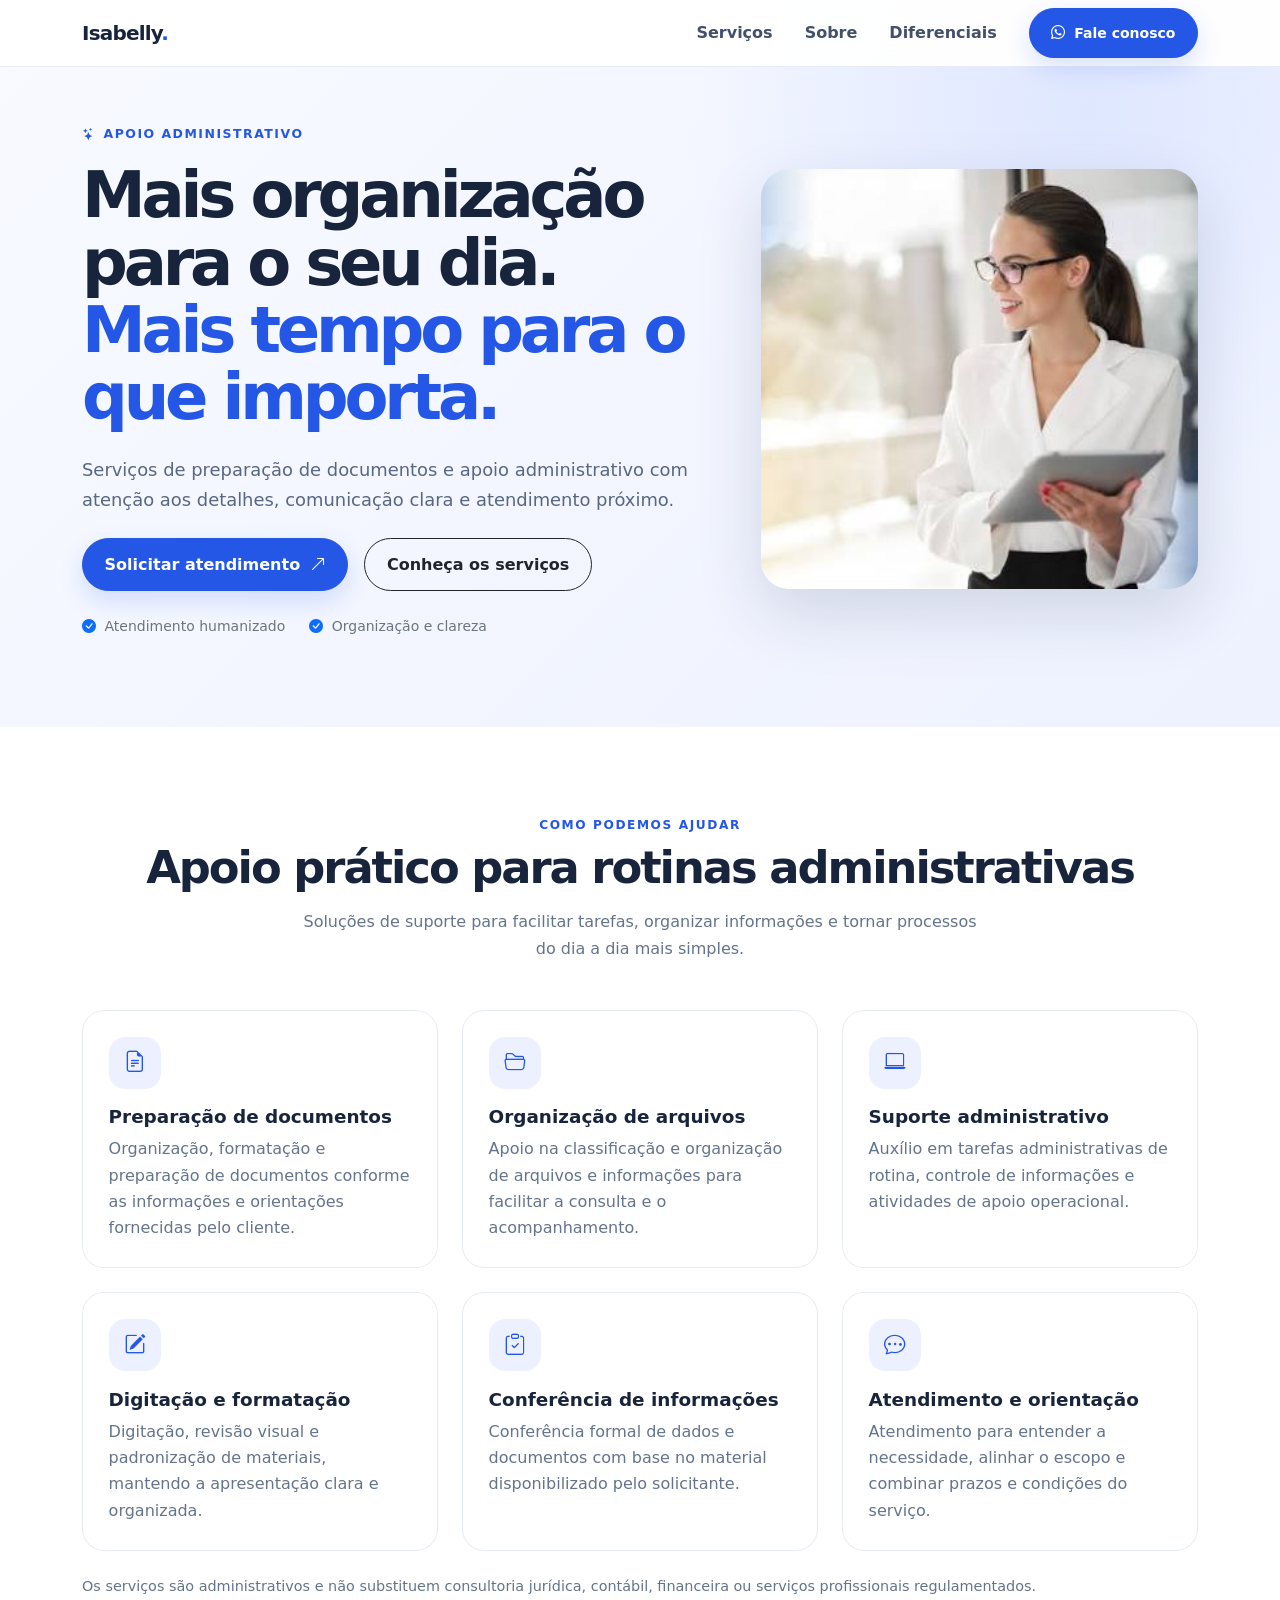
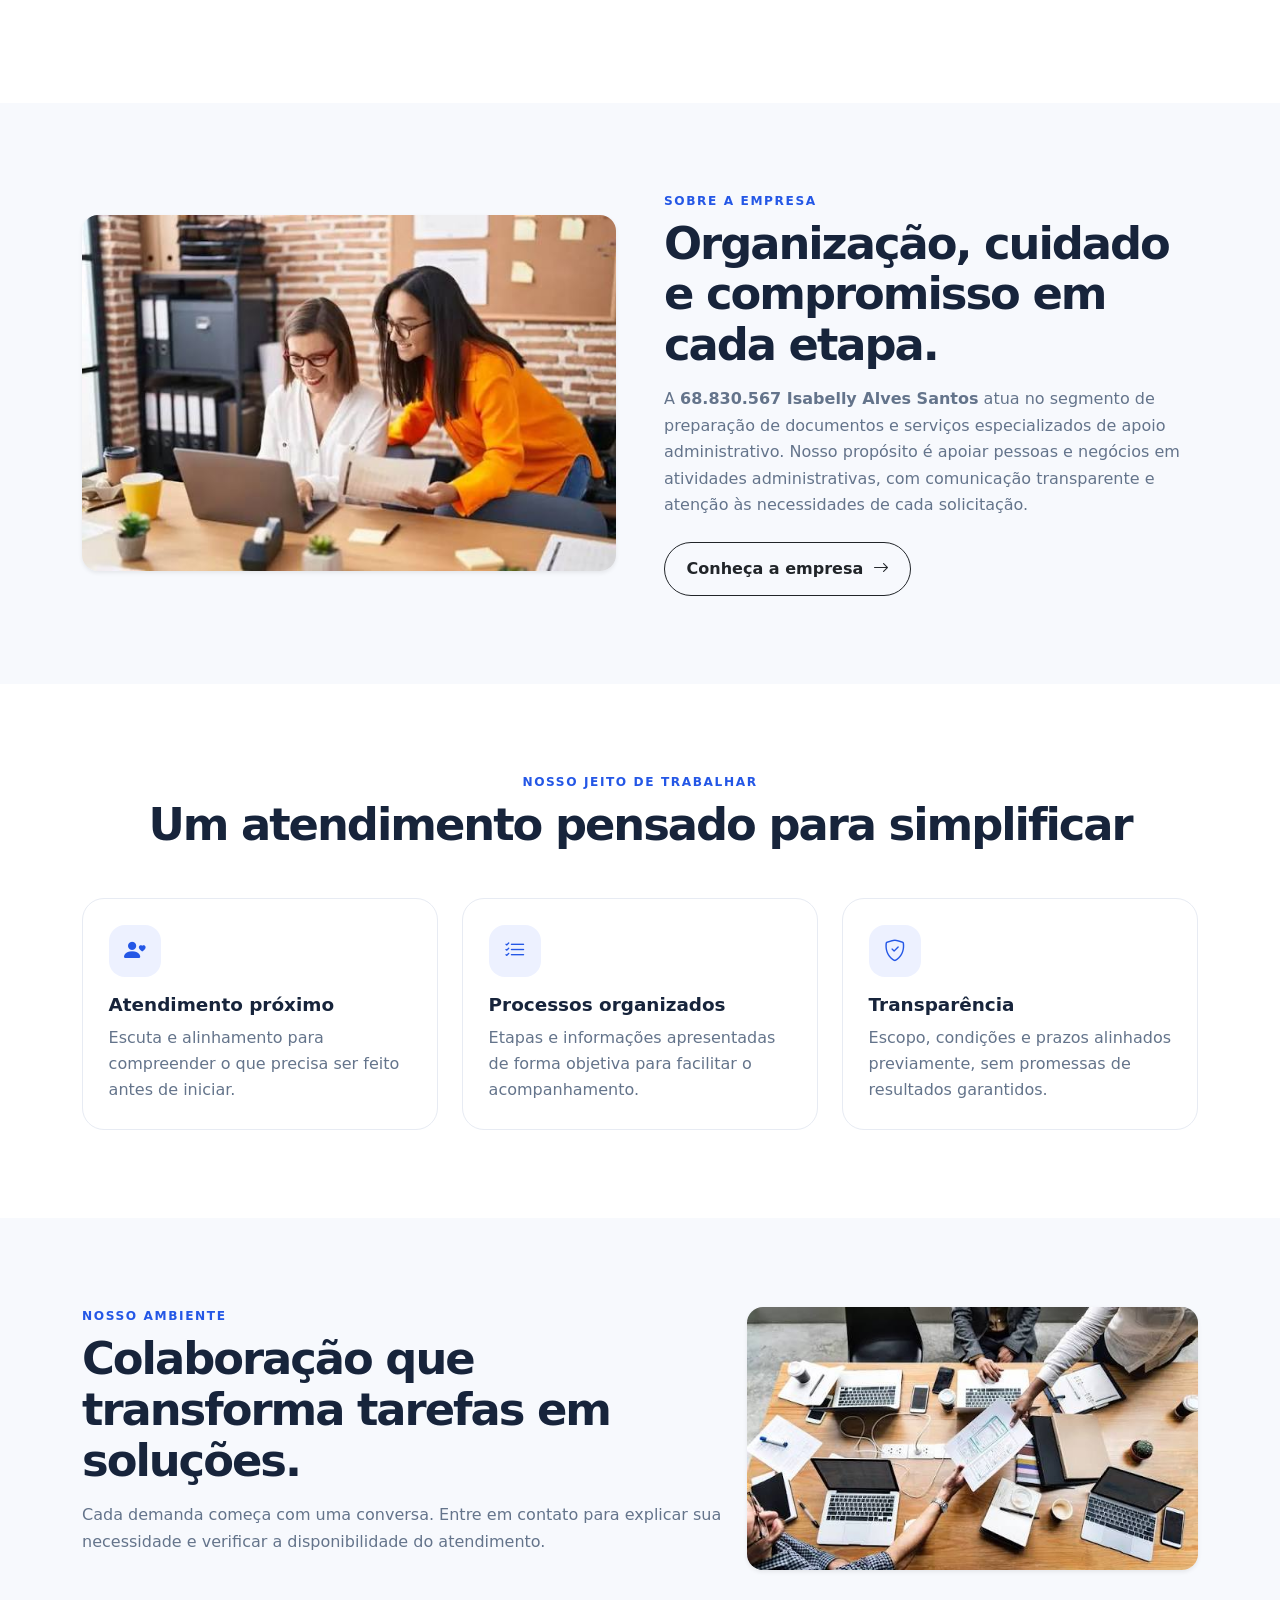
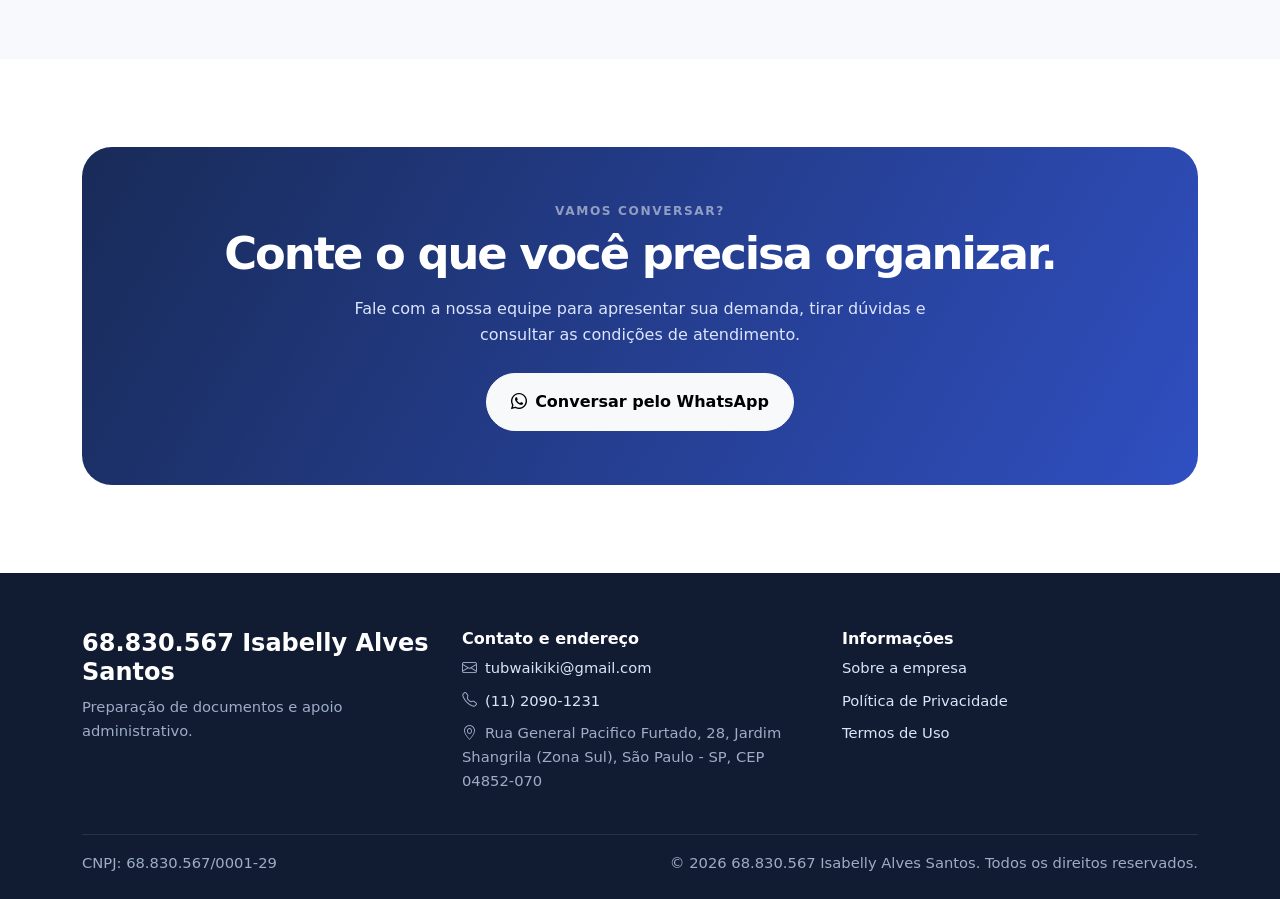
<file: index.html>
<!doctype html>
<html lang="pt-BR">
<head>
  <meta charset="utf-8"><meta name="viewport" content="width=device-width, initial-scale=1">
  <meta name="description" content="Apoio administrativo e preparação de documentos com organização, atenção aos detalhes e atendimento próximo em São Paulo.">
  <meta name="theme-color" content="#f8faff">
  <title>68.830.567 Isabelly Alves Santos | Apoio Administrativo</title>
  <link rel="preconnect" href="https://cdn.jsdelivr.net"><link rel="preconnect" href="https://fonts.googleapis.com">
  <link href="https://cdn.jsdelivr.net/npm/bootstrap@5.3.3/dist/css/bootstrap.min.css" rel="stylesheet">
  <link href="https://cdn.jsdelivr.net/npm/bootstrap-icons@1.11.3/font/bootstrap-icons.min.css" rel="stylesheet">
  <link href="styles.css" rel="stylesheet">
</head>
<body>
<nav class="navbar navbar-expand-lg fixed-top">
 <div class="container"><a class="navbar-brand" href="index.html">Isabelly<span class="brand-dot">.</span></a>
 <button class="navbar-toggler" type="button" data-bs-toggle="collapse" data-bs-target="#menu" aria-label="Abrir menu"><span class="navbar-toggler-icon"></span></button>
 <div class="collapse navbar-collapse" id="menu"><ul class="navbar-nav ms-auto align-items-lg-center gap-lg-3">
 <li class="nav-item"><a class="nav-link" href="#servicos">Serviços</a></li><li class="nav-item"><a class="nav-link" href="#sobre">Sobre</a></li><li class="nav-item"><a class="nav-link" href="#diferenciais">Diferenciais</a></li>
 <li class="nav-item"><a class="btn btn-primary btn-sm ms-lg-2" href="https://wa.me/551120901231" target="_blank" rel="noopener"><i class="bi bi-whatsapp me-1"></i> Fale conosco</a></li>
 </ul></div></div>
</nav>
<header class="hero"><div class="container"><div class="row align-items-center g-5">
 <div class="col-lg-7"><span class="eyebrow"><i class="bi bi-stars"></i> Apoio administrativo</span>
 <h1 class="mt-3 mb-4">Mais organização para o seu dia. <span style="color:#2457e6">Mais tempo para o que importa.</span></h1>
 <p class="lead mb-4">Serviços de preparação de documentos e apoio administrativo com atenção aos detalhes, comunicação clara e atendimento próximo.</p>
 <div class="d-flex flex-wrap gap-3"><a class="btn btn-primary" href="https://wa.me/551120901231" target="_blank" rel="noopener">Solicitar atendimento <i class="bi bi-arrow-up-right ms-1"></i></a><a class="btn btn-outline-dark" href="#servicos">Conheça os serviços</a></div>
 <div class="d-flex flex-wrap gap-4 mt-4 small text-secondary"><span><i class="bi bi-check-circle-fill text-primary me-1"></i> Atendimento humanizado</span><span><i class="bi bi-check-circle-fill text-primary me-1"></i> Organização e clareza</span></div></div>
 <div class="col-lg-5"><img class="hero-photo" src="assets/atendimento.jpg" alt="Profissional em ambiente corporativo utilizando tablet"></div>
</div></div></header>
<main>
<section class="section" id="servicos"><div class="container">
 <div class="text-center mx-auto mb-5"><div class="section-kicker">Como podemos ajudar</div><h2 class="section-title mt-2">Apoio prático para rotinas administrativas</h2><p class="section-copy mx-auto mt-3">Soluções de suporte para facilitar tarefas, organizar informações e tornar processos do dia a dia mais simples.</p></div>
 <div class="row g-4">
  <div class="col-md-6 col-lg-4"><article class="service-card"><div class="icon-wrap"><i class="bi bi-file-earmark-text"></i></div><h3>Preparação de documentos</h3><p>Organização, formatação e preparação de documentos conforme as informações e orientações fornecidas pelo cliente.</p></article></div>
  <div class="col-md-6 col-lg-4"><article class="service-card"><div class="icon-wrap"><i class="bi bi-folder2-open"></i></div><h3>Organização de arquivos</h3><p>Apoio na classificação e organização de arquivos e informações para facilitar a consulta e o acompanhamento.</p></article></div>
  <div class="col-md-6 col-lg-4"><article class="service-card"><div class="icon-wrap"><i class="bi bi-laptop"></i></div><h3>Suporte administrativo</h3><p>Auxílio em tarefas administrativas de rotina, controle de informações e atividades de apoio operacional.</p></article></div>
  <div class="col-md-6 col-lg-4"><article class="service-card"><div class="icon-wrap"><i class="bi bi-pencil-square"></i></div><h3>Digitação e formatação</h3><p>Digitação, revisão visual e padronização de materiais, mantendo a apresentação clara e organizada.</p></article></div>
  <div class="col-md-6 col-lg-4"><article class="service-card"><div class="icon-wrap"><i class="bi bi-clipboard-check"></i></div><h3>Conferência de informações</h3><p>Conferência formal de dados e documentos com base no material disponibilizado pelo solicitante.</p></article></div>
  <div class="col-md-6 col-lg-4"><article class="service-card"><div class="icon-wrap"><i class="bi bi-chat-dots"></i></div><h3>Atendimento e orientação</h3><p>Atendimento para entender a necessidade, alinhar o escopo e combinar prazos e condições do serviço.</p></article></div>
 </div><p class="small-note mt-4">Os serviços são administrativos e não substituem consultoria jurídica, contábil, financeira ou serviços profissionais regulamentados.</p>
</div></section>
<section class="section section-soft" id="sobre"><div class="container"><div class="row align-items-center g-5">
 <div class="col-lg-6"><img src="assets/colaboracao.jpg" alt="Duas profissionais colaborando em tarefas administrativas" class="w-100 rounded-4 shadow-sm" style="max-height:440px;object-fit:cover"></div>
 <div class="col-lg-6"><div class="section-kicker">Sobre a empresa</div><h2 class="section-title mt-2">Organização, cuidado e compromisso em cada etapa.</h2>
 <p class="section-copy mt-3">A <strong>68.830.567 Isabelly Alves Santos</strong> atua no segmento de preparação de documentos e serviços especializados de apoio administrativo. Nosso propósito é apoiar pessoas e negócios em atividades administrativas, com comunicação transparente e atenção às necessidades de cada solicitação.</p>
 <a href="sobre.html" class="btn btn-outline-dark mt-2">Conheça a empresa <i class="bi bi-arrow-right ms-1"></i></a></div>
</div></div></section>
<section class="section" id="diferenciais"><div class="container">
 <div class="text-center mb-5"><div class="section-kicker">Nosso jeito de trabalhar</div><h2 class="section-title mt-2">Um atendimento pensado para simplificar</h2></div>
 <div class="row g-4"><div class="col-md-4"><div class="feature-card"><div class="icon-wrap"><i class="bi bi-person-heart"></i></div><h3>Atendimento próximo</h3><p>Escuta e alinhamento para compreender o que precisa ser feito antes de iniciar.</p></div></div>
 <div class="col-md-4"><div class="feature-card"><div class="icon-wrap"><i class="bi bi-list-check"></i></div><h3>Processos organizados</h3><p>Etapas e informações apresentadas de forma objetiva para facilitar o acompanhamento.</p></div></div>
 <div class="col-md-4"><div class="feature-card"><div class="icon-wrap"><i class="bi bi-shield-check"></i></div><h3>Transparência</h3><p>Escopo, condições e prazos alinhados previamente, sem promessas de resultados garantidos.</p></div></div></div>
</div></section>
<section class="section section-soft"><div class="container"><div class="row g-4 align-items-center"><div class="col-lg-7"><div class="section-kicker">Nosso ambiente</div><h2 class="section-title mt-2">Colaboração que transforma tarefas em soluções.</h2><p class="section-copy mt-3">Cada demanda começa com uma conversa. Entre em contato para explicar sua necessidade e verificar a disponibilidade do atendimento.</p></div><div class="col-lg-5"><img src="assets/equipe.jpg" alt="Mesa de trabalho com documentos e equipamentos utilizados em uma reunião" class="w-100 rounded-4 shadow-sm" style="max-height:300px;object-fit:cover"></div></div></div></section>
<section class="section"><div class="container"><div class="cta text-center"><div class="section-kicker text-white-50">Vamos conversar?</div><h2 class="section-title text-white mt-2">Conte o que você precisa organizar.</h2><p class="mx-auto mt-3 mb-4" style="max-width:600px">Fale com a nossa equipe para apresentar sua demanda, tirar dúvidas e consultar as condições de atendimento.</p><a href="https://wa.me/551120901231" target="_blank" rel="noopener" class="btn btn-light rounded-pill fw-bold px-4 py-3"><i class="bi bi-whatsapp me-2"></i>Conversar pelo WhatsApp</a></div></div></section>
</main>
<footer><div class="container"><div class="row g-4">
 <div class="col-lg-4"><h4 class="text-white fw-bold">68.830.567 Isabelly Alves Santos</h4><p class="footer-muted">Preparação de documentos e apoio administrativo.</p></div>
 <div class="col-md-6 col-lg-4"><h6 class="text-white fw-bold">Contato e endereço</h6><p class="footer-muted mb-2"><i class="bi bi-envelope me-2"></i><a href="mailto:tubwaikiki@gmail.com">tubwaikiki@gmail.com</a></p><p class="footer-muted mb-2"><i class="bi bi-telephone me-2"></i><a href="tel:+551120901231">(11) 2090-1231</a></p><p class="footer-muted"><i class="bi bi-geo-alt me-2"></i>Rua General Pacifico Furtado, 28, Jardim Shangrila (Zona Sul), São Paulo - SP, CEP 04852-070</p></div>
 <div class="col-md-6 col-lg-4"><h6 class="text-white fw-bold">Informações</h6><p class="footer-muted mb-2"><a href="sobre.html">Sobre a empresa</a></p><p class="footer-muted mb-2"><a href="politica-privacidade.html">Política de Privacidade</a></p><p class="footer-muted mb-2"><a href="termos-de-uso.html">Termos de Uso</a></p></div>
 </div><hr class="border-secondary mt-4"><div class="d-flex flex-column flex-md-row justify-content-between gap-2 footer-muted"><span>CNPJ: 68.830.567/0001-29</span><span>© 2026 68.830.567 Isabelly Alves Santos. Todos os direitos reservados.</span></div></div></footer>
<script src="https://cdn.jsdelivr.net/npm/bootstrap@5.3.3/dist/js/bootstrap.bundle.min.js"></script>
</body></html>
</file>
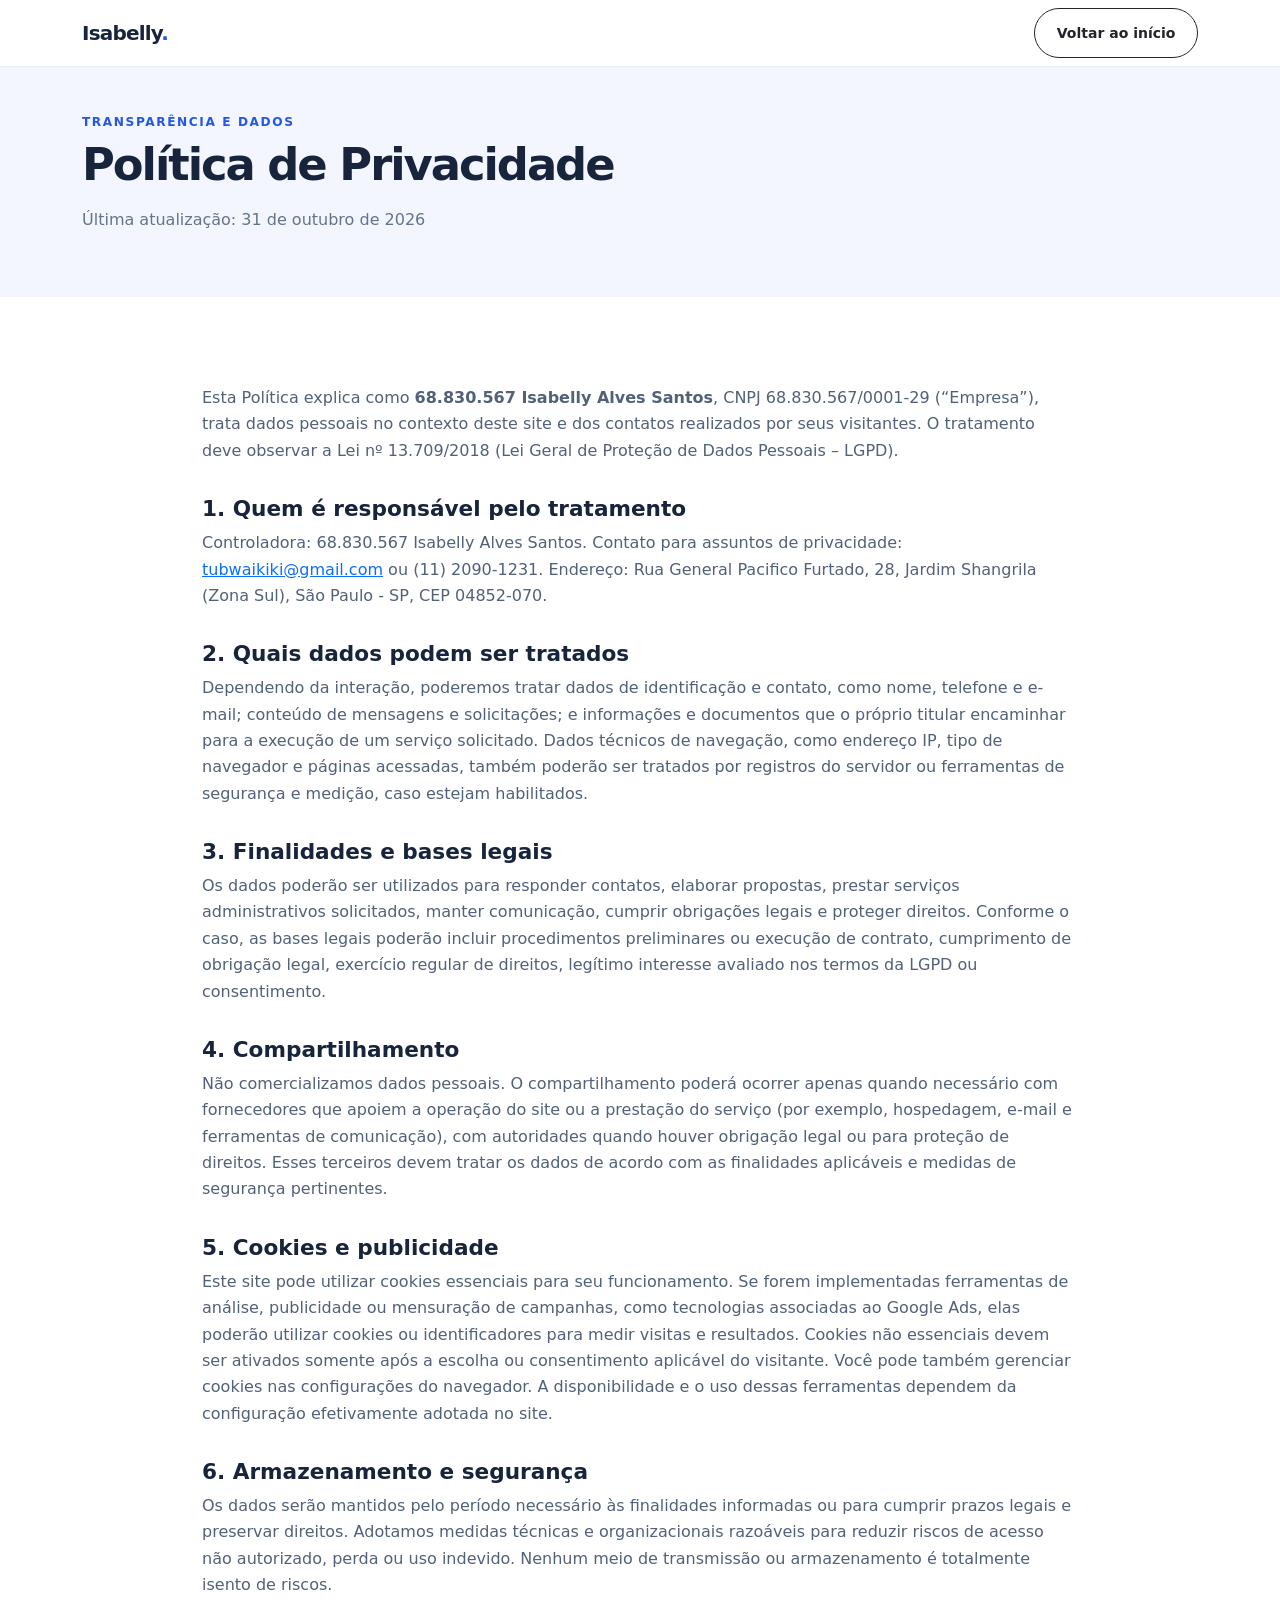
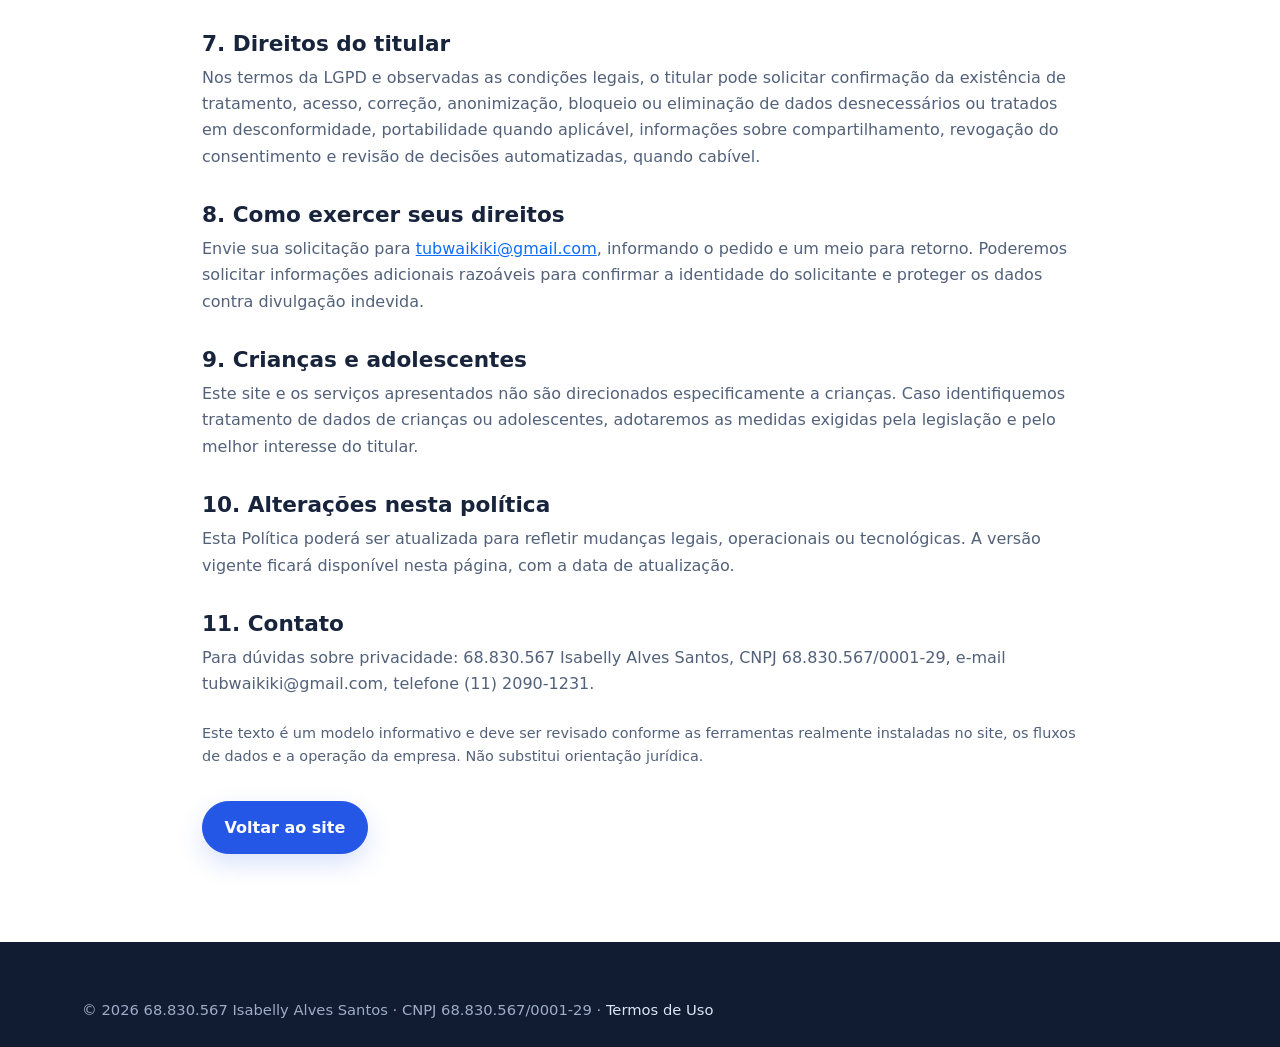
<file: politica-privacidade.html>
<!doctype html><html lang="pt-BR"><head><meta charset="utf-8"><meta name="viewport" content="width=device-width, initial-scale=1"><meta name="description" content="Política de Privacidade da 68.830.567 Isabelly Alves Santos."><title>Política de Privacidade | Isabelly</title><link href="https://cdn.jsdelivr.net/npm/bootstrap@5.3.3/dist/css/bootstrap.min.css" rel="stylesheet"><link href="styles.css" rel="stylesheet"></head><body>
<nav class="navbar navbar-expand-lg fixed-top"><div class="container"><a class="navbar-brand" href="index.html">Isabelly<span class="brand-dot">.</span></a><a class="btn btn-outline-dark btn-sm" href="index.html">Voltar ao início</a></div></nav>
<header class="legal-hero"><div class="container"><div class="section-kicker">Transparência e dados</div><h1 class="section-title mt-2">Política de Privacidade</h1><p class="section-copy mt-3">Última atualização: 31 de outubro de 2026</p></div></header>
<main class="section"><div class="container legal-content">
<p>Esta Política explica como <strong>68.830.567 Isabelly Alves Santos</strong>, CNPJ 68.830.567/0001-29 (“Empresa”), trata dados pessoais no contexto deste site e dos contatos realizados por seus visitantes. O tratamento deve observar a Lei nº 13.709/2018 (Lei Geral de Proteção de Dados Pessoais – LGPD).</p>
<h2>1. Quem é responsável pelo tratamento</h2><p>Controladora: 68.830.567 Isabelly Alves Santos. Contato para assuntos de privacidade: <a href="mailto:tubwaikiki@gmail.com">tubwaikiki@gmail.com</a> ou (11) 2090-1231. Endereço: Rua General Pacifico Furtado, 28, Jardim Shangrila (Zona Sul), São Paulo - SP, CEP 04852-070.</p>
<h2>2. Quais dados podem ser tratados</h2><p>Dependendo da interação, poderemos tratar dados de identificação e contato, como nome, telefone e e-mail; conteúdo de mensagens e solicitações; e informações e documentos que o próprio titular encaminhar para a execução de um serviço solicitado. Dados técnicos de navegação, como endereço IP, tipo de navegador e páginas acessadas, também poderão ser tratados por registros do servidor ou ferramentas de segurança e medição, caso estejam habilitados.</p>
<h2>3. Finalidades e bases legais</h2><p>Os dados poderão ser utilizados para responder contatos, elaborar propostas, prestar serviços administrativos solicitados, manter comunicação, cumprir obrigações legais e proteger direitos. Conforme o caso, as bases legais poderão incluir procedimentos preliminares ou execução de contrato, cumprimento de obrigação legal, exercício regular de direitos, legítimo interesse avaliado nos termos da LGPD ou consentimento.</p>
<h2>4. Compartilhamento</h2><p>Não comercializamos dados pessoais. O compartilhamento poderá ocorrer apenas quando necessário com fornecedores que apoiem a operação do site ou a prestação do serviço (por exemplo, hospedagem, e-mail e ferramentas de comunicação), com autoridades quando houver obrigação legal ou para proteção de direitos. Esses terceiros devem tratar os dados de acordo com as finalidades aplicáveis e medidas de segurança pertinentes.</p>
<h2>5. Cookies e publicidade</h2><p>Este site pode utilizar cookies essenciais para seu funcionamento. Se forem implementadas ferramentas de análise, publicidade ou mensuração de campanhas, como tecnologias associadas ao Google Ads, elas poderão utilizar cookies ou identificadores para medir visitas e resultados. Cookies não essenciais devem ser ativados somente após a escolha ou consentimento aplicável do visitante. Você pode também gerenciar cookies nas configurações do navegador. A disponibilidade e o uso dessas ferramentas dependem da configuração efetivamente adotada no site.</p>
<h2>6. Armazenamento e segurança</h2><p>Os dados serão mantidos pelo período necessário às finalidades informadas ou para cumprir prazos legais e preservar direitos. Adotamos medidas técnicas e organizacionais razoáveis para reduzir riscos de acesso não autorizado, perda ou uso indevido. Nenhum meio de transmissão ou armazenamento é totalmente isento de riscos.</p>
<h2>7. Direitos do titular</h2><p>Nos termos da LGPD e observadas as condições legais, o titular pode solicitar confirmação da existência de tratamento, acesso, correção, anonimização, bloqueio ou eliminação de dados desnecessários ou tratados em desconformidade, portabilidade quando aplicável, informações sobre compartilhamento, revogação do consentimento e revisão de decisões automatizadas, quando cabível.</p>
<h2>8. Como exercer seus direitos</h2><p>Envie sua solicitação para <a href="mailto:tubwaikiki@gmail.com">tubwaikiki@gmail.com</a>, informando o pedido e um meio para retorno. Poderemos solicitar informações adicionais razoáveis para confirmar a identidade do solicitante e proteger os dados contra divulgação indevida.</p>
<h2>9. Crianças e adolescentes</h2><p>Este site e os serviços apresentados não são direcionados especificamente a crianças. Caso identifiquemos tratamento de dados de crianças ou adolescentes, adotaremos as medidas exigidas pela legislação e pelo melhor interesse do titular.</p>
<h2>10. Alterações nesta política</h2><p>Esta Política poderá ser atualizada para refletir mudanças legais, operacionais ou tecnológicas. A versão vigente ficará disponível nesta página, com a data de atualização.</p>
<h2>11. Contato</h2><p>Para dúvidas sobre privacidade: 68.830.567 Isabelly Alves Santos, CNPJ 68.830.567/0001-29, e-mail tubwaikiki@gmail.com, telefone (11) 2090-1231.</p>
<p class="small-note mt-4">Este texto é um modelo informativo e deve ser revisado conforme as ferramentas realmente instaladas no site, os fluxos de dados e a operação da empresa. Não substitui orientação jurídica.</p>
<a class="btn btn-primary mt-3" href="index.html">Voltar ao site</a></div></main>
<footer><div class="container footer-muted">© 2026 68.830.567 Isabelly Alves Santos · CNPJ 68.830.567/0001-29 · <a href="termos-de-uso.html">Termos de Uso</a></div></footer></body></html>
</file>
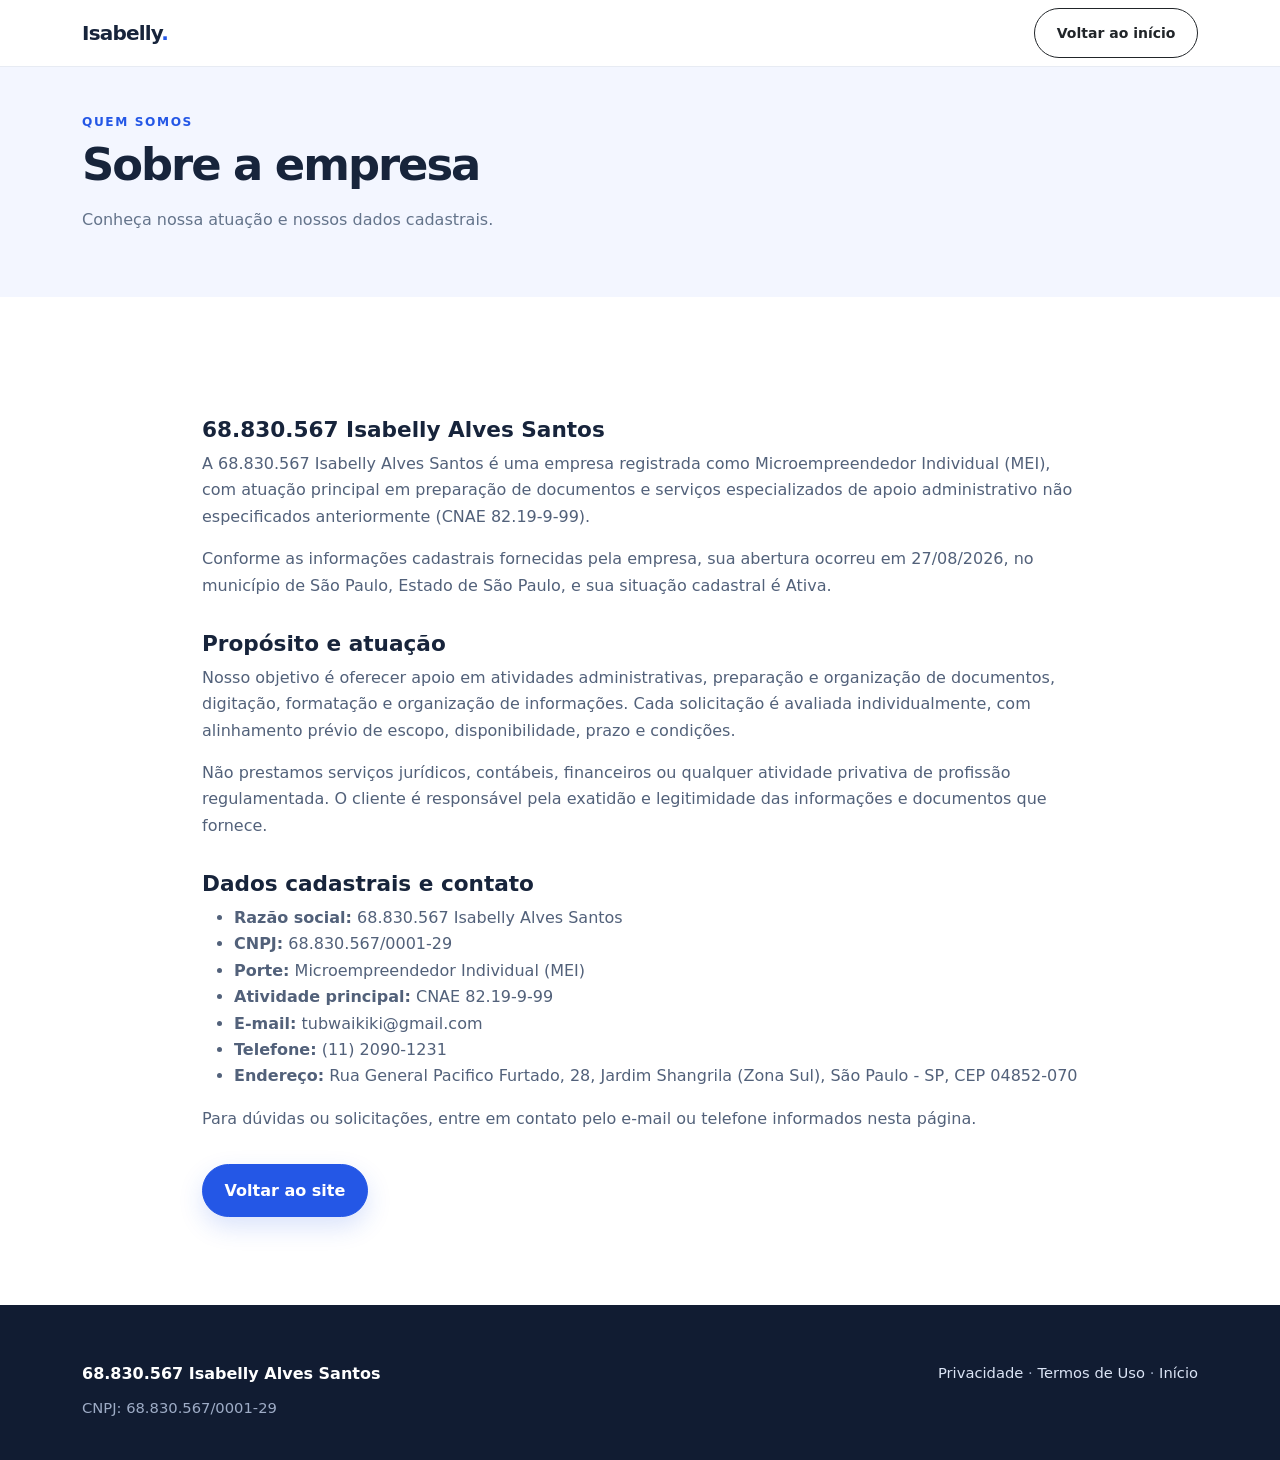
<file: sobre.html>
<!doctype html><html lang="pt-BR"><head><meta charset="utf-8"><meta name="viewport" content="width=device-width, initial-scale=1"><meta name="description" content="Conheça a 68.830.567 Isabelly Alves Santos, empresa de preparação de documentos e apoio administrativo."><title>Sobre | 68.830.567 Isabelly Alves Santos</title><link href="https://cdn.jsdelivr.net/npm/bootstrap@5.3.3/dist/css/bootstrap.min.css" rel="stylesheet"><link href="https://cdn.jsdelivr.net/npm/bootstrap-icons@1.11.3/font/bootstrap-icons.min.css" rel="stylesheet"><link href="styles.css" rel="stylesheet"></head><body>
<nav class="navbar navbar-expand-lg fixed-top"><div class="container"><a class="navbar-brand" href="index.html">Isabelly<span class="brand-dot">.</span></a><a class="btn btn-outline-dark btn-sm" href="index.html">Voltar ao início</a></div></nav>
<header class="legal-hero"><div class="container"><div class="section-kicker">Quem somos</div><h1 class="section-title mt-2">Sobre a empresa</h1><p class="section-copy mt-3">Conheça nossa atuação e nossos dados cadastrais.</p></div></header>
<main class="section"><div class="container legal-content"><h2>68.830.567 Isabelly Alves Santos</h2><p>A 68.830.567 Isabelly Alves Santos é uma empresa registrada como Microempreendedor Individual (MEI), com atuação principal em preparação de documentos e serviços especializados de apoio administrativo não especificados anteriormente (CNAE 82.19-9-99).</p><p>Conforme as informações cadastrais fornecidas pela empresa, sua abertura ocorreu em 27/08/2026, no município de São Paulo, Estado de São Paulo, e sua situação cadastral é Ativa.</p><h2>Propósito e atuação</h2><p>Nosso objetivo é oferecer apoio em atividades administrativas, preparação e organização de documentos, digitação, formatação e organização de informações. Cada solicitação é avaliada individualmente, com alinhamento prévio de escopo, disponibilidade, prazo e condições.</p><p>Não prestamos serviços jurídicos, contábeis, financeiros ou qualquer atividade privativa de profissão regulamentada. O cliente é responsável pela exatidão e legitimidade das informações e documentos que fornece.</p><h2>Dados cadastrais e contato</h2><ul><li><strong>Razão social:</strong> 68.830.567 Isabelly Alves Santos</li><li><strong>CNPJ:</strong> 68.830.567/0001-29</li><li><strong>Porte:</strong> Microempreendedor Individual (MEI)</li><li><strong>Atividade principal:</strong> CNAE 82.19-9-99</li><li><strong>E-mail:</strong> tubwaikiki@gmail.com</li><li><strong>Telefone:</strong> (11) 2090-1231</li><li><strong>Endereço:</strong> Rua General Pacifico Furtado, 28, Jardim Shangrila (Zona Sul), São Paulo - SP, CEP 04852-070</li></ul><p>Para dúvidas ou solicitações, entre em contato pelo e-mail ou telefone informados nesta página.</p><a class="btn btn-primary mt-3" href="index.html">Voltar ao site</a></div></main>
<footer><div class="container"><div class="row"><div class="col-md-6"><strong class="text-white">68.830.567 Isabelly Alves Santos</strong><p class="footer-muted mt-2">CNPJ: 68.830.567/0001-29</p></div><div class="col-md-6 text-md-end footer-muted"><a href="politica-privacidade.html">Privacidade</a> · <a href="termos-de-uso.html">Termos de Uso</a> · <a href="index.html">Início</a></div></div></div></footer></body></html>
</file>
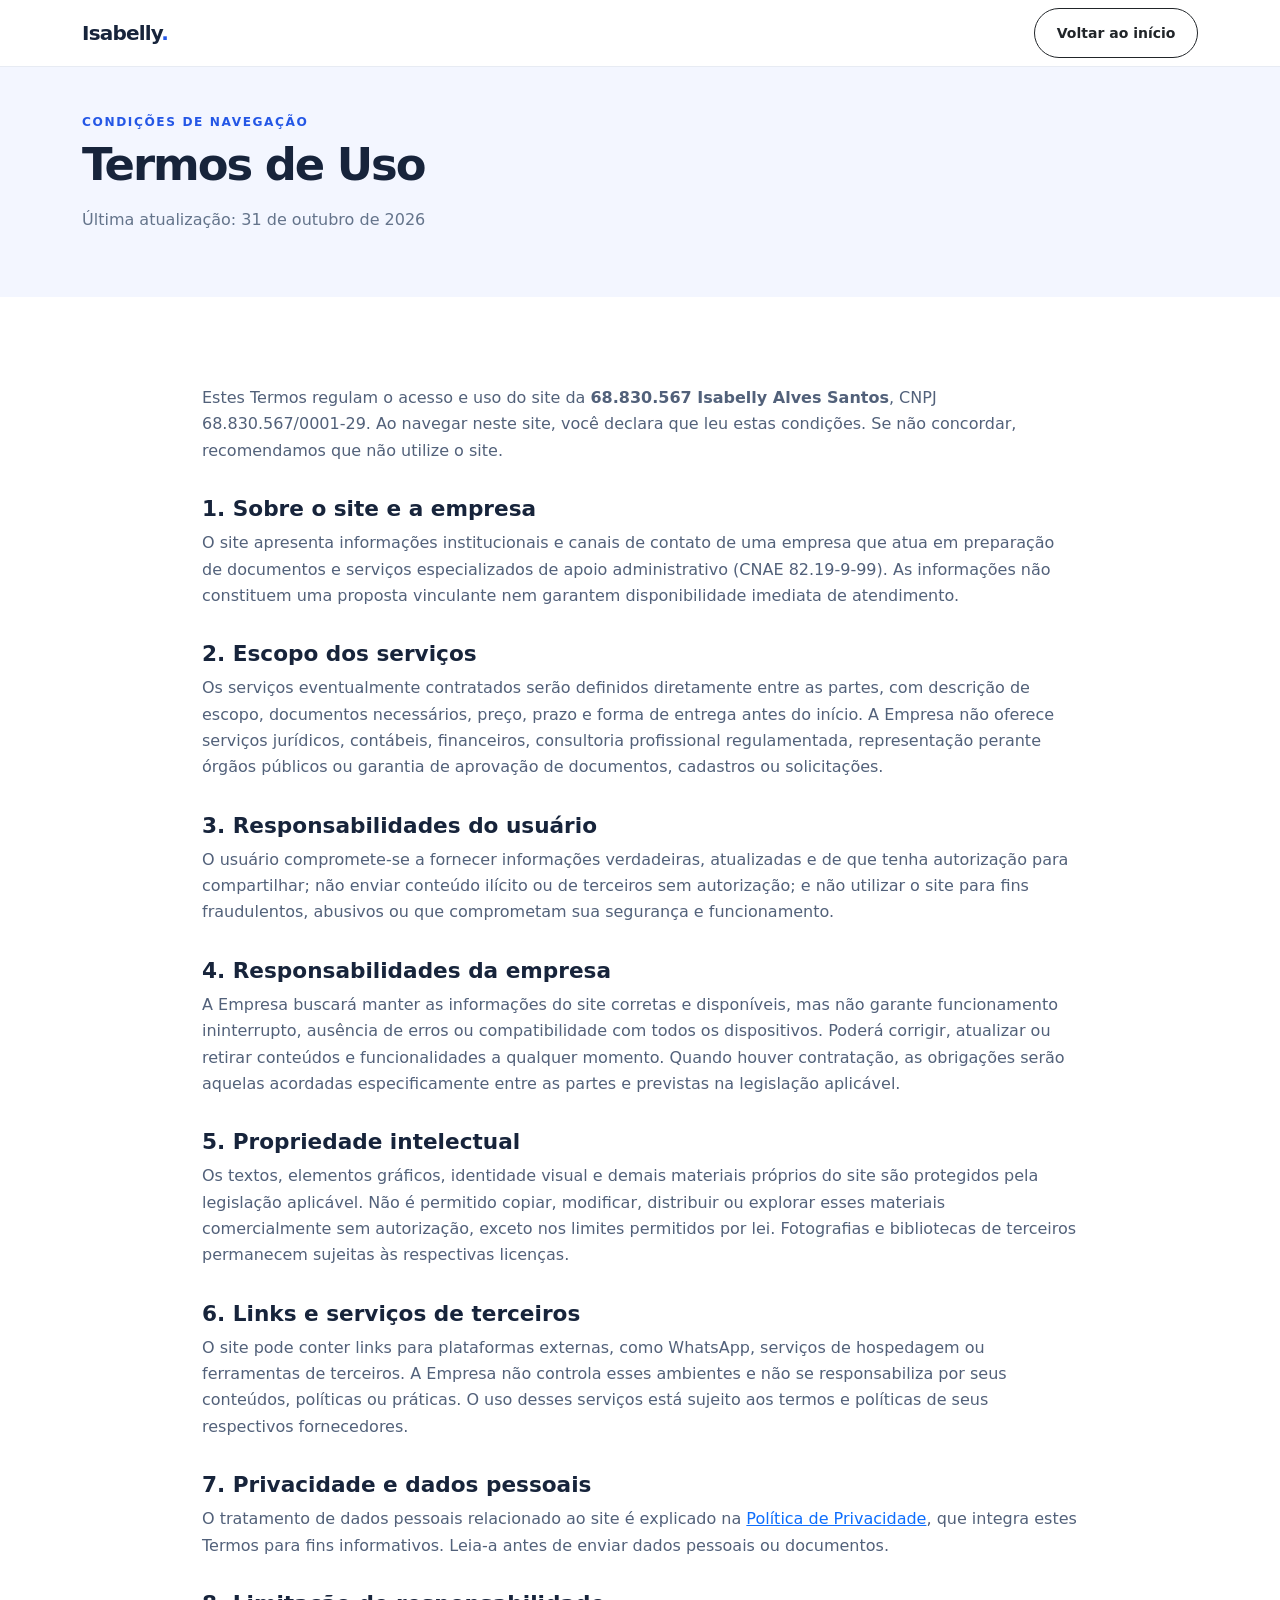
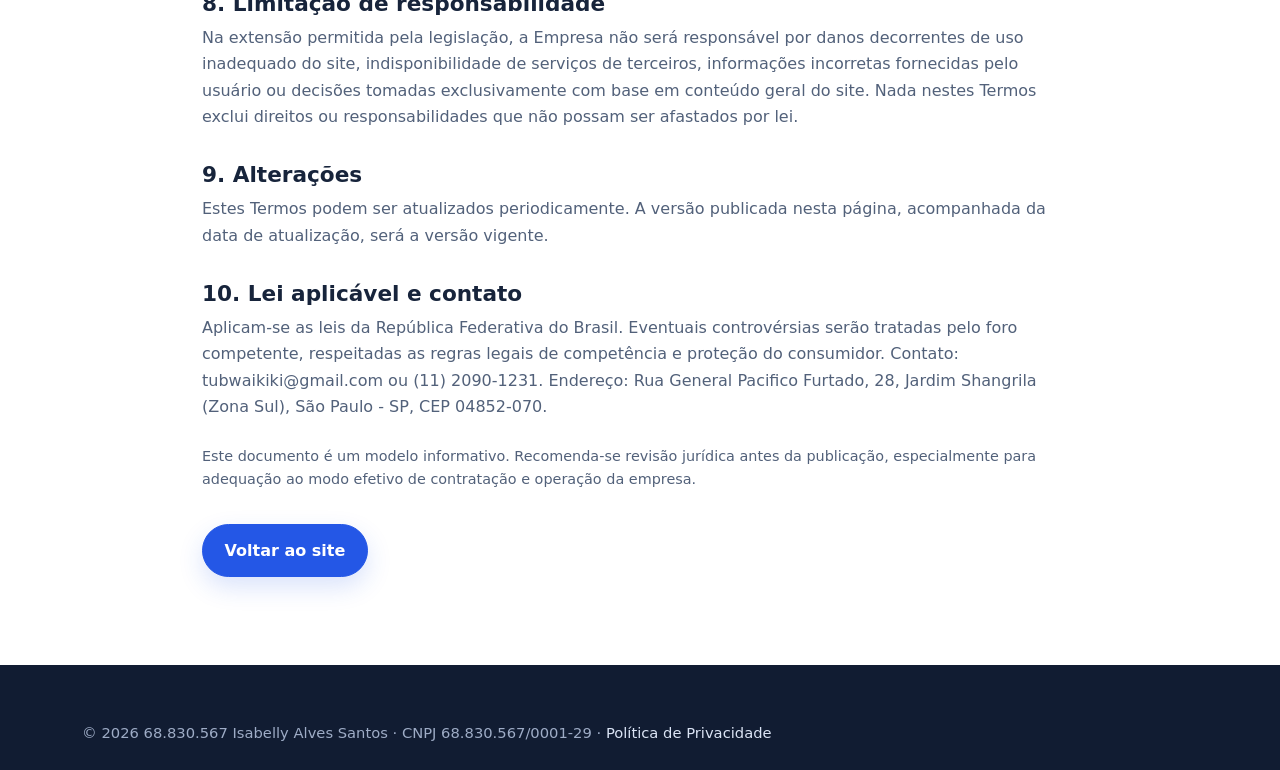
<file: termos-de-uso.html>
<!doctype html><html lang="pt-BR"><head><meta charset="utf-8"><meta name="viewport" content="width=device-width, initial-scale=1"><meta name="description" content="Termos de Uso do site da 68.830.567 Isabelly Alves Santos."><title>Termos de Uso | Isabelly</title><link href="https://cdn.jsdelivr.net/npm/bootstrap@5.3.3/dist/css/bootstrap.min.css" rel="stylesheet"><link href="styles.css" rel="stylesheet"></head><body>
<nav class="navbar navbar-expand-lg fixed-top"><div class="container"><a class="navbar-brand" href="index.html">Isabelly<span class="brand-dot">.</span></a><a class="btn btn-outline-dark btn-sm" href="index.html">Voltar ao início</a></div></nav>
<header class="legal-hero"><div class="container"><div class="section-kicker">Condições de navegação</div><h1 class="section-title mt-2">Termos de Uso</h1><p class="section-copy mt-3">Última atualização: 31 de outubro de 2026</p></div></header>
<main class="section"><div class="container legal-content">
<p>Estes Termos regulam o acesso e uso do site da <strong>68.830.567 Isabelly Alves Santos</strong>, CNPJ 68.830.567/0001-29. Ao navegar neste site, você declara que leu estas condições. Se não concordar, recomendamos que não utilize o site.</p>
<h2>1. Sobre o site e a empresa</h2><p>O site apresenta informações institucionais e canais de contato de uma empresa que atua em preparação de documentos e serviços especializados de apoio administrativo (CNAE 82.19-9-99). As informações não constituem uma proposta vinculante nem garantem disponibilidade imediata de atendimento.</p>
<h2>2. Escopo dos serviços</h2><p>Os serviços eventualmente contratados serão definidos diretamente entre as partes, com descrição de escopo, documentos necessários, preço, prazo e forma de entrega antes do início. A Empresa não oferece serviços jurídicos, contábeis, financeiros, consultoria profissional regulamentada, representação perante órgãos públicos ou garantia de aprovação de documentos, cadastros ou solicitações.</p>
<h2>3. Responsabilidades do usuário</h2><p>O usuário compromete-se a fornecer informações verdadeiras, atualizadas e de que tenha autorização para compartilhar; não enviar conteúdo ilícito ou de terceiros sem autorização; e não utilizar o site para fins fraudulentos, abusivos ou que comprometam sua segurança e funcionamento.</p>
<h2>4. Responsabilidades da empresa</h2><p>A Empresa buscará manter as informações do site corretas e disponíveis, mas não garante funcionamento ininterrupto, ausência de erros ou compatibilidade com todos os dispositivos. Poderá corrigir, atualizar ou retirar conteúdos e funcionalidades a qualquer momento. Quando houver contratação, as obrigações serão aquelas acordadas especificamente entre as partes e previstas na legislação aplicável.</p>
<h2>5. Propriedade intelectual</h2><p>Os textos, elementos gráficos, identidade visual e demais materiais próprios do site são protegidos pela legislação aplicável. Não é permitido copiar, modificar, distribuir ou explorar esses materiais comercialmente sem autorização, exceto nos limites permitidos por lei. Fotografias e bibliotecas de terceiros permanecem sujeitas às respectivas licenças.</p>
<h2>6. Links e serviços de terceiros</h2><p>O site pode conter links para plataformas externas, como WhatsApp, serviços de hospedagem ou ferramentas de terceiros. A Empresa não controla esses ambientes e não se responsabiliza por seus conteúdos, políticas ou práticas. O uso desses serviços está sujeito aos termos e políticas de seus respectivos fornecedores.</p>
<h2>7. Privacidade e dados pessoais</h2><p>O tratamento de dados pessoais relacionado ao site é explicado na <a href="politica-privacidade.html">Política de Privacidade</a>, que integra estes Termos para fins informativos. Leia-a antes de enviar dados pessoais ou documentos.</p>
<h2>8. Limitação de responsabilidade</h2><p>Na extensão permitida pela legislação, a Empresa não será responsável por danos decorrentes de uso inadequado do site, indisponibilidade de serviços de terceiros, informações incorretas fornecidas pelo usuário ou decisões tomadas exclusivamente com base em conteúdo geral do site. Nada nestes Termos exclui direitos ou responsabilidades que não possam ser afastados por lei.</p>
<h2>9. Alterações</h2><p>Estes Termos podem ser atualizados periodicamente. A versão publicada nesta página, acompanhada da data de atualização, será a versão vigente.</p>
<h2>10. Lei aplicável e contato</h2><p>Aplicam-se as leis da República Federativa do Brasil. Eventuais controvérsias serão tratadas pelo foro competente, respeitadas as regras legais de competência e proteção do consumidor. Contato: tubwaikiki@gmail.com ou (11) 2090-1231. Endereço: Rua General Pacifico Furtado, 28, Jardim Shangrila (Zona Sul), São Paulo - SP, CEP 04852-070.</p>
<p class="small-note mt-4">Este documento é um modelo informativo. Recomenda-se revisão jurídica antes da publicação, especialmente para adequação ao modo efetivo de contratação e operação da empresa.</p>
<a class="btn btn-primary mt-3" href="index.html">Voltar ao site</a></div></main>
<footer><div class="container footer-muted">© 2026 68.830.567 Isabelly Alves Santos · CNPJ 68.830.567/0001-29 · <a href="politica-privacidade.html">Política de Privacidade</a></div></footer></body></html>
</file>
<file: styles.css>
:root{--ink:#17243b;--muted:#64748b;--brand:#2457e6;--brand2:#6b5cff;--pale:#f3f6ff;--line:#e7ebf3}
*{scroll-behavior:smooth}
body{font-family:Inter,system-ui,-apple-system,"Segoe UI",sans-serif;color:var(--ink);line-height:1.65}
.navbar{background:rgba(255,255,255,.94);backdrop-filter:blur(14px);border-bottom:1px solid var(--line)}
.navbar-brand{font-weight:800;letter-spacing:-.04em;color:var(--ink)}
.brand-dot{color:var(--brand)}
.nav-link{font-weight:600;color:#42506a}
.nav-link:hover,.nav-link.active{color:var(--brand)}
.hero{padding:7.5rem 0 5.5rem;background:radial-gradient(circle at 85% 15%,#dfe7ff 0,transparent 32%),linear-gradient(135deg,#f8faff,#eef2ff)}
.eyebrow{display:inline-flex;gap:.5rem;align-items:center;color:var(--brand);font-size:.78rem;font-weight:800;letter-spacing:.12em;text-transform:uppercase}
.hero h1{font-size:clamp(2.55rem,5vw,4.65rem);font-weight:850;letter-spacing:-.065em;line-height:1.05;max-width:720px}
.hero p.lead{color:#586782;max-width:620px;font-size:1.12rem}
.btn-primary{background:var(--brand);border-color:var(--brand);border-radius:999px;padding:.85rem 1.35rem;font-weight:700;box-shadow:0 10px 25px #2457e62b}
.btn-primary:hover{background:#1744c7;border-color:#1744c7}
.btn-outline-dark{border-radius:999px;padding:.85rem 1.35rem;font-weight:700}
.hero-photo{border-radius:28px;box-shadow:0 25px 65px #1a2b4c26;object-fit:cover;width:100%;height:420px}
.section{padding:5.5rem 0}
.section-soft{background:#f7f9fd}
.section-kicker{color:var(--brand);font-weight:800;font-size:.76rem;letter-spacing:.13em;text-transform:uppercase}
.section-title{font-weight:850;letter-spacing:-.045em;font-size:clamp(2rem,3.5vw,3.1rem);line-height:1.13}
.section-copy{color:var(--muted);max-width:680px}
.feature-card,.service-card{height:100%;padding:1.6rem;border:1px solid var(--line);border-radius:22px;background:#fff;transition:.2s}
.feature-card:hover,.service-card:hover{transform:translateY(-4px);box-shadow:0 18px 40px #17243b10}
.icon-wrap{width:52px;height:52px;display:grid;place-items:center;border-radius:16px;background:#edf1ff;color:var(--brand);font-size:1.35rem;margin-bottom:1.1rem}
.service-card h3,.feature-card h3{font-size:1.15rem;font-weight:800}
.service-card p,.feature-card p{color:var(--muted);margin-bottom:0}
.photo-card{overflow:hidden;border-radius:24px;background:#fff;border:1px solid var(--line);height:100%}
.photo-card img{width:100%;height:235px;object-fit:cover}
.photo-card .photo-caption{padding:1.2rem 1.3rem}
.photo-caption h3{font-size:1.05rem;font-weight:800}
.photo-caption p{color:var(--muted);margin:0;font-size:.95rem}
.stat-band{background:linear-gradient(115deg,#1d3fa9,#6255dc);color:#fff;border-radius:28px;padding:2.3rem}
.stat-band p{color:#e0e6ff;margin:0}
.cta{background:linear-gradient(120deg,#182b58,#304fc1);color:#fff;border-radius:30px;padding:3.4rem}
.cta p{color:#dce5ff}
footer{background:#111c32;color:#dbe4f5;padding:3.5rem 0 1.5rem}
footer a{color:#dbe4f5;text-decoration:none}
footer a:hover{color:#fff;text-decoration:underline}
.footer-muted{color:#9eacc6;font-size:.92rem}
.legal-hero{padding:7rem 0 3rem;background:var(--pale)}
.legal-content{max-width:900px}
.legal-content h2{font-size:1.35rem;font-weight:800;margin-top:2rem}
.legal-content p,.legal-content li{color:#52617a}
.small-note{font-size:.9rem;color:var(--muted)}
@media(max-width:767px){.hero{padding:6rem 0 3.5rem}.hero-photo{height:300px;margin-top:2rem}.section{padding:4rem 0}.cta{padding:2rem}}
</file>
